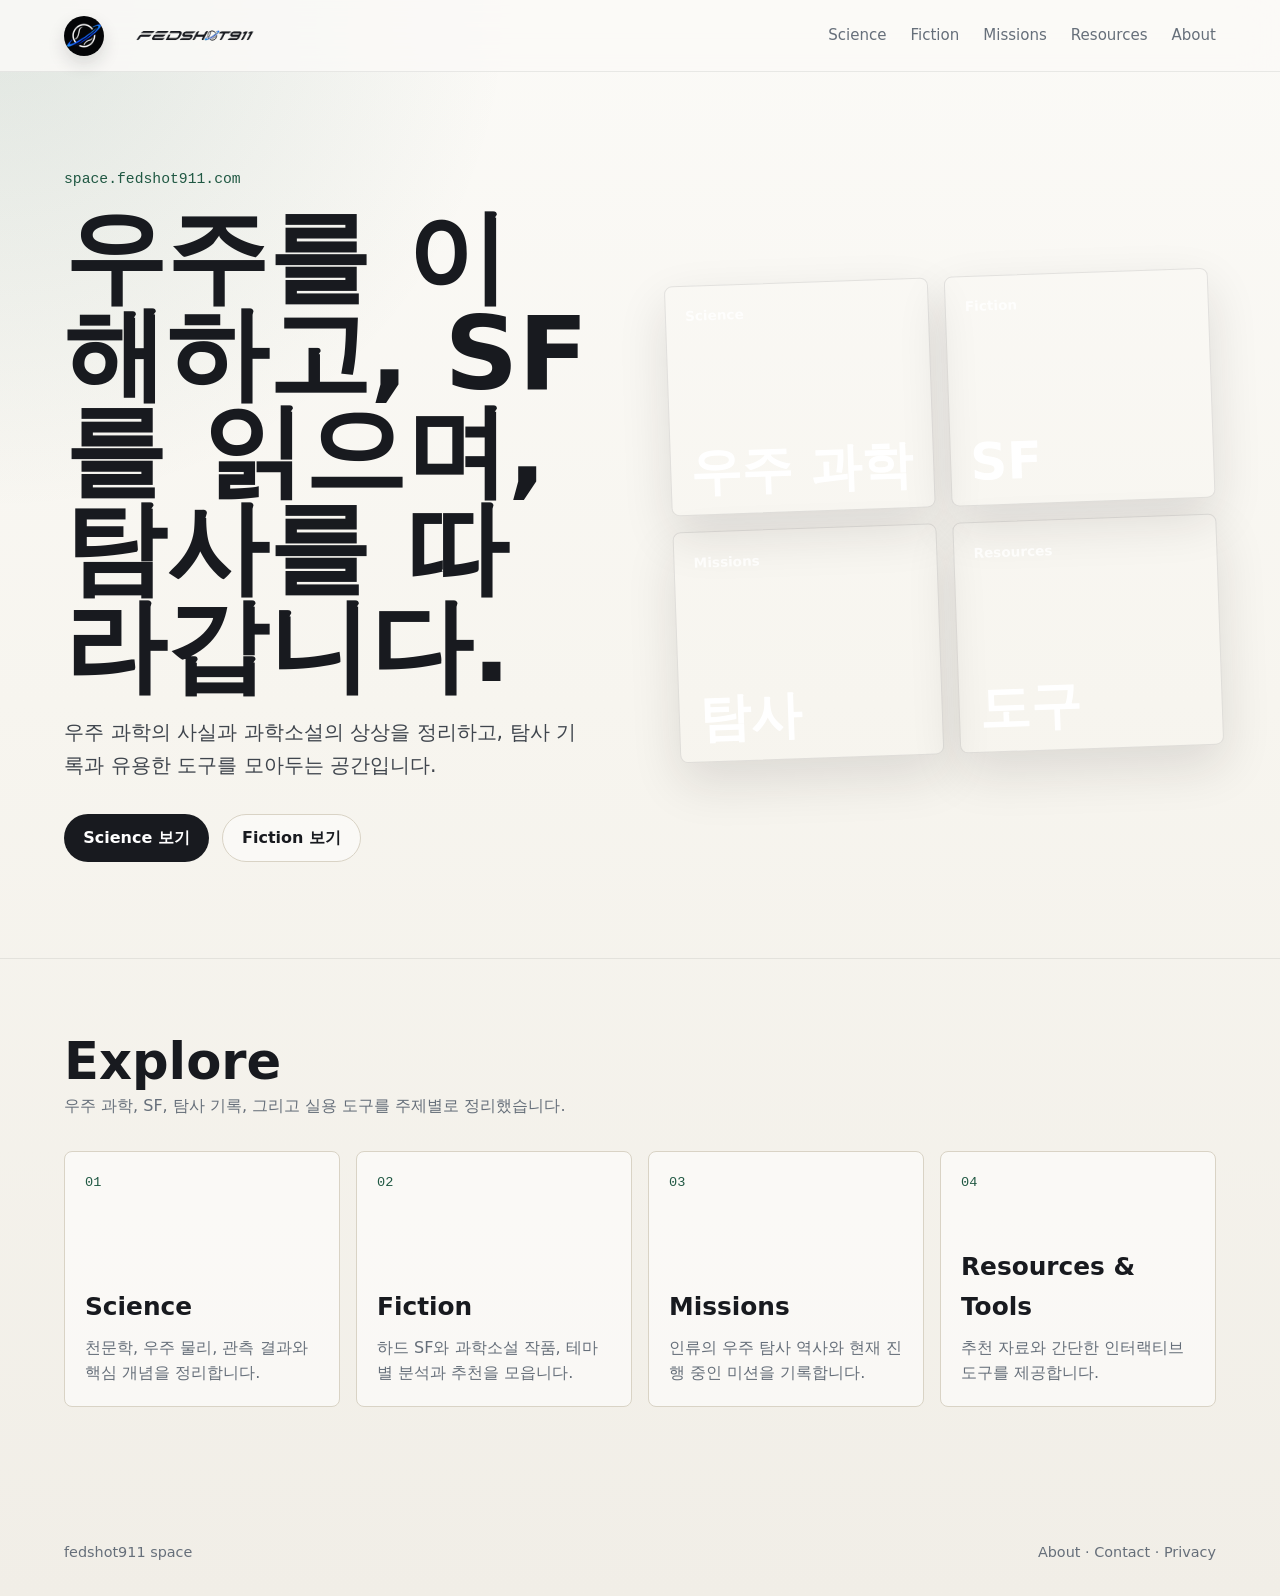
<file: index.html>
<!doctype html>
<html lang="ko">
  <head>
    <meta charset="utf-8">
    <meta name="viewport" content="width=device-width, initial-scale=1">
    <title>fedshot911 space</title>
    <meta name="description" content="우주 과학과 SF를 체계적으로 탐험하고 정리하는 fedshot911 space.">
    <meta property="og:title" content="fedshot911 space">
    <meta property="og:description" content="우주 과학과 SF를 체계적으로 탐험하고 정리하는 fedshot911 space.">
    <meta property="og:type" content="website">
    <meta property="og:url" content="https://space.fedshot911.com/">
    <meta property="og:image" content="https://space.fedshot911.com/assets/share-previews/space-home-og.png">
    <meta name="twitter:card" content="summary_large_image">
    <link rel="icon" type="image/png" sizes="32x32" href="/favicon-32.png">
    <link rel="icon" type="image/png" sizes="16x16" href="/favicon-16.png">
    <link rel="apple-touch-icon" sizes="180x180" href="/assets/app-icons/v2.0.0/fedshot911-apple-touch-icon-180-v2.0.0.png">
    <link rel="manifest" href="/site.webmanifest">
    <meta name="theme-color" content="#0b0d0f">
    <link rel="stylesheet" href="/styles.v1.1.1.css">
  </head>
  <body>
    <header class="site-header">
      <a class="brand" href="./index.html" aria-label="fedshot911 space home">
        <img class="brand-mark" src="/assets/app-icons/v2.0.0/fedshot911-brand-mark-48-v2.0.0.png" alt="" aria-hidden="true">
        <img class="brand-wordmark" src="/assets/app-icons/v2.0.0/fedshot911-wordmark-v2.0.0.png" alt="fedshot911">
      </a>
      <nav class="nav" aria-label="Primary navigation">
        <a href="./science/">Science</a>
        <a href="./fiction/">Fiction</a>
        <a href="./missions/">Missions</a>
        <a href="./resources/">Resources</a>
        <a href="./about/">About</a>
      </nav>
    </header>

    <main>
      <section class="hero home-hero" aria-labelledby="hero-title">
        <div class="hero-copy">
          <p class="domain">space.fedshot911.com</p>
          <h1 id="hero-title">우주를 이해하고, SF를 읽으며, 탐사를 따라갑니다.</h1>
          <p class="hero-text">
            우주 과학의 사실과 과학소설의 상상을 정리하고, 탐사 기록과 유용한 도구를 모아두는 공간입니다.
          </p>
          <div class="hero-actions">
            <a class="button primary" href="./science/">Science 보기</a>
            <a class="button secondary" href="./fiction/">Fiction 보기</a>
          </div>
        </div>
        <div class="mood-panel" aria-label="site mood board">
          <a class="mood-card science" href="./science/">
            <span>Science</span>
            <strong>우주 과학</strong>
          </a>
          <a class="mood-card fiction" href="./fiction/">
            <span>Fiction</span>
            <strong>SF</strong>
          </a>
          <a class="mood-card missions" href="./missions/">
            <span>Missions</span>
            <strong>탐사</strong>
          </a>
          <a class="mood-card tools" href="./resources/">
            <span>Resources</span>
            <strong>도구</strong>
          </a>
        </div>
      </section>

      <section class="section page-links" aria-labelledby="pages-title">
        <div class="section-heading">
          <h2 id="pages-title">Explore</h2>
          <p>우주 과학, SF, 탐사 기록, 그리고 실용 도구를 주제별로 정리했습니다.</p>
        </div>
        <div class="route-grid">
          <a class="route-card" href="./science/">
            <span>01</span>
            <h3>Science</h3>
            <p>천문학, 우주 물리, 관측 결과와 핵심 개념을 정리합니다.</p>
          </a>
          <a class="route-card" href="./fiction/">
            <span>02</span>
            <h3>Fiction</h3>
            <p>하드 SF와 과학소설 작품, 테마별 분석과 추천을 모읍니다.</p>
          </a>
          <a class="route-card" href="./missions/">
            <span>03</span>
            <h3>Missions</h3>
            <p>인류의 우주 탐사 역사와 현재 진행 중인 미션을 기록합니다.</p>
          </a>
          <a class="route-card" href="./resources/">
            <span>04</span>
            <h3>Resources &amp; Tools</h3>
            <p>추천 자료와 간단한 인터랙티브 도구를 제공합니다.</p>
          </a>
        </div>
      </section>
    </main>

    <footer class="site-footer">
      <span>fedshot911 space</span>
      <span>
        <a href="./about/">About</a> ·
        <a href="./contact/">Contact</a> ·
        <a href="./privacy/">Privacy</a>
      </span>
    </footer>
  </body>
</html>
</file>
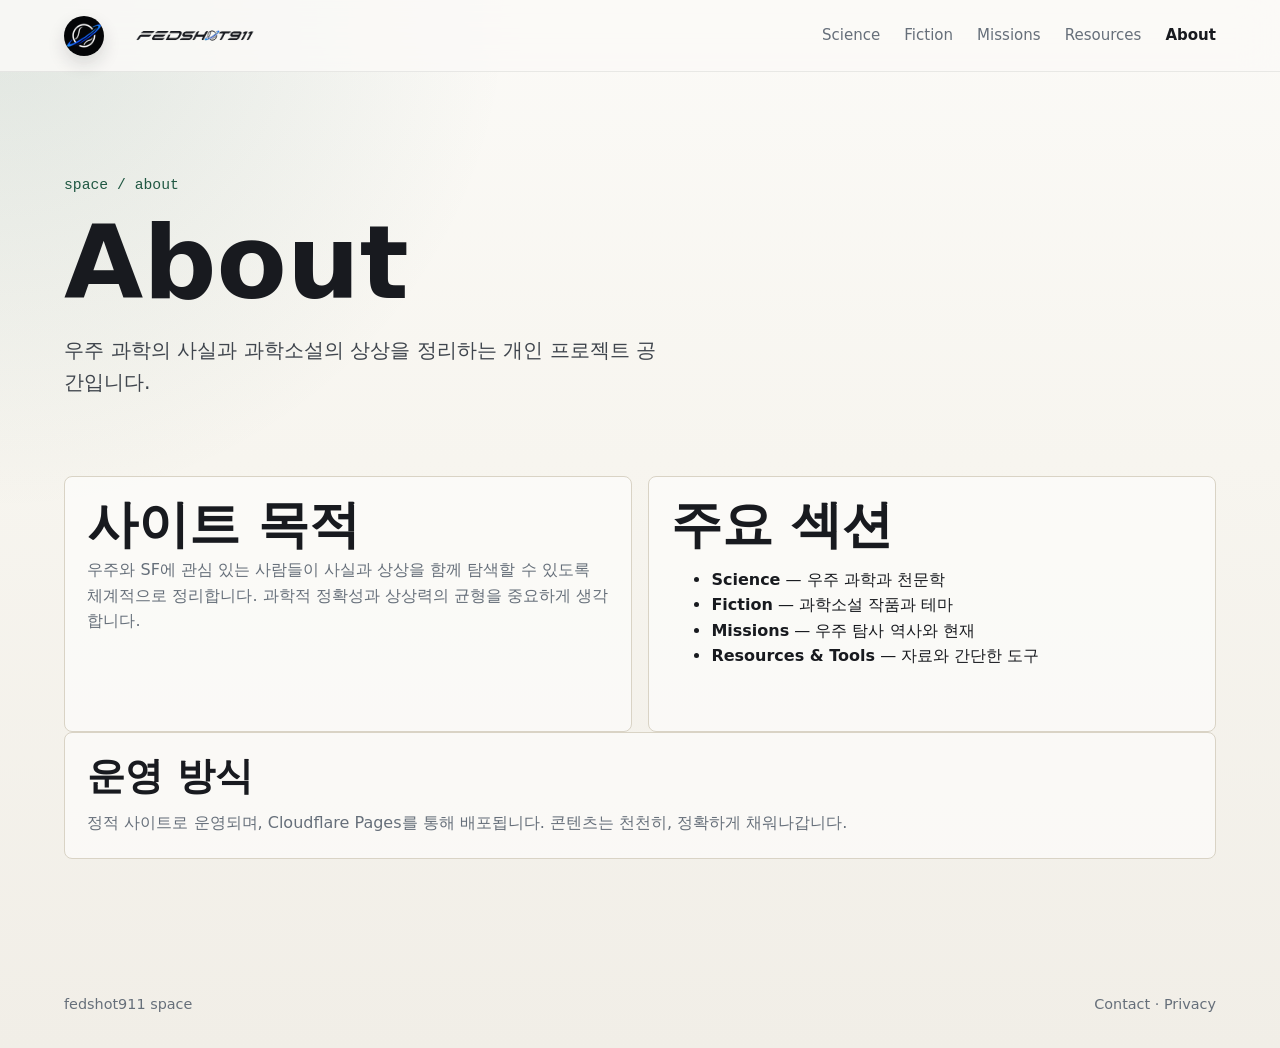
<file: about/index.html>
<!doctype html>
<html lang="ko">
  <head>
    <meta charset="utf-8">
    <meta name="viewport" content="width=device-width, initial-scale=1">
    <title>About - fedshot911 space</title>
    <meta name="description" content="fedshot911 space 소개. 우주 과학과 SF를 다루는 공간.">
    <link rel="icon" type="image/png" sizes="32x32" href="/favicon-32.png">
    <link rel="icon" type="image/png" sizes="16x16" href="/favicon-16.png">
    <link rel="apple-touch-icon" sizes="180x180" href="/assets/app-icons/v2.0.0/fedshot911-apple-touch-icon-180-v2.0.0.png">
    <link rel="manifest" href="/site.webmanifest">
    <meta name="theme-color" content="#0b0d0f">
    <link rel="stylesheet" href="/styles.v1.1.1.css">
  </head>
  <body>
    <header class="site-header">
      <a class="brand" href="../index.html" aria-label="fedshot911 space home">
        <img class="brand-mark" src="/assets/app-icons/v2.0.0/fedshot911-brand-mark-48-v2.0.0.png" alt="" aria-hidden="true">
        <img class="brand-wordmark" src="/assets/app-icons/v2.0.0/fedshot911-wordmark-v2.0.0.png" alt="fedshot911">
      </a>
      <nav class="nav" aria-label="Primary navigation">
        <a href="../science/">Science</a>
        <a href="../fiction/">Fiction</a>
        <a href="../missions/">Missions</a>
        <a href="../resources/">Resources</a>
        <a class="active" href="./">About</a>
      </nav>
    </header>

    <main class="page-shell">
      <section class="page-hero" aria-labelledby="about-title">
        <p class="domain">space / about</p>
        <h1 id="about-title">About</h1>
        <p class="hero-text">
          우주 과학의 사실과 과학소설의 상상을 정리하는 개인 프로젝트 공간입니다.
        </p>
      </section>

      <section class="about-layout" aria-label="About details">
        <article>
          <h2>사이트 목적</h2>
          <p>
            우주와 SF에 관심 있는 사람들이 사실과 상상을 함께 탐색할 수 있도록 
            체계적으로 정리합니다. 과학적 정확성과 상상력의 균형을 중요하게 생각합니다.
          </p>
        </article>

        <article>
          <h2>주요 섹션</h2>
          <ul>
            <li><strong>Science</strong> — 우주 과학과 천문학</li>
            <li><strong>Fiction</strong> — 과학소설 작품과 테마</li>
            <li><strong>Missions</strong> — 우주 탐사 역사와 현재</li>
            <li><strong>Resources &amp; Tools</strong> — 자료와 간단한 도구</li>
          </ul>
        </article>
      </section>

      <section class="content-stack" aria-label="Site notes">
        <article class="content-card">
          <h2>운영 방식</h2>
          <p>
            정적 사이트로 운영되며, Cloudflare Pages를 통해 배포됩니다. 
            콘텐츠는 천천히, 정확하게 채워나갑니다.
          </p>
        </article>
      </section>
    </main>

    <footer class="site-footer">
      <span>fedshot911 space</span>
      <span>
        <a href="../contact/">Contact</a> ·
        <a href="../privacy/">Privacy</a>
      </span>
    </footer>
  </body>
</html>
</file>
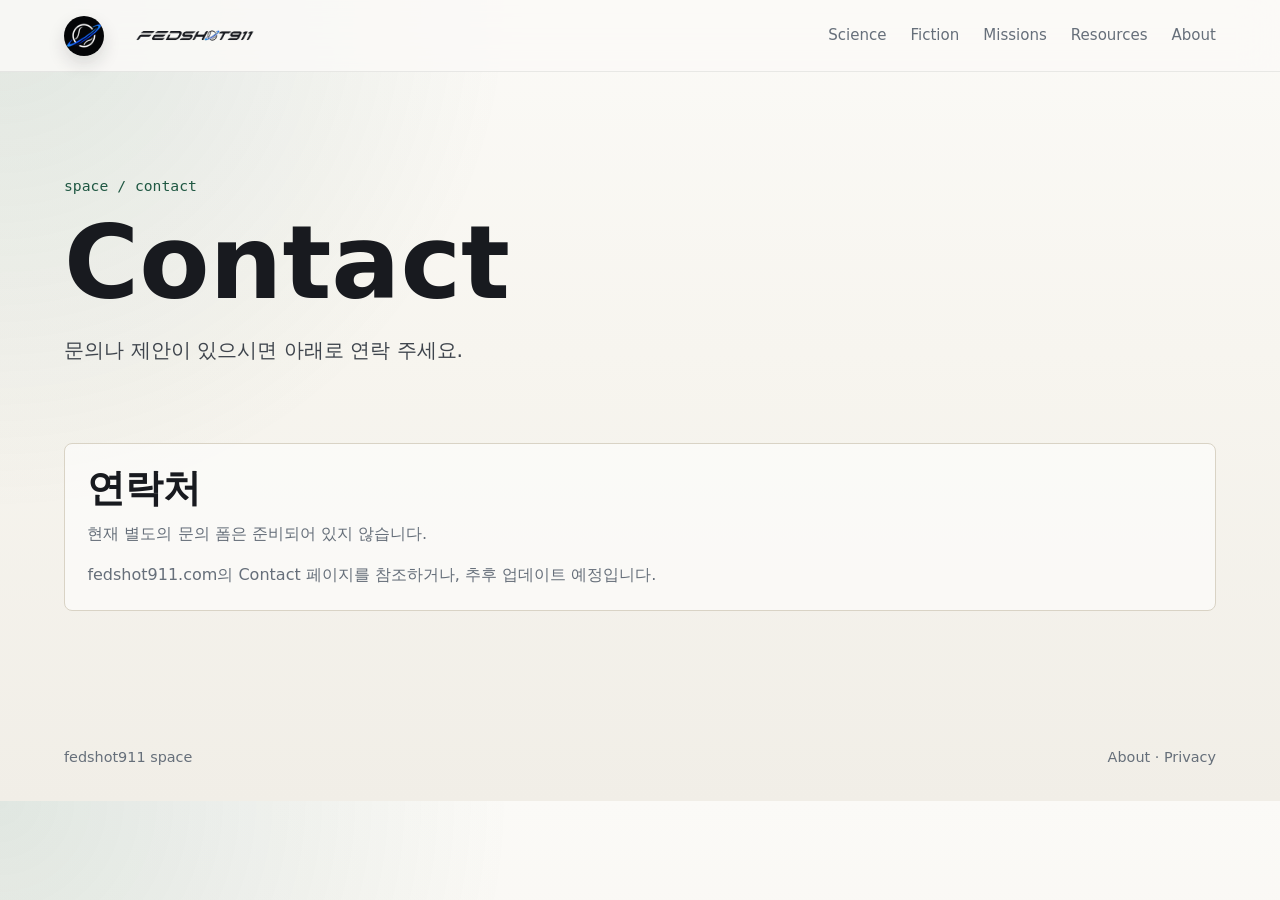
<file: contact/index.html>
<!doctype html>
<html lang="ko">
  <head>
    <meta charset="utf-8">
    <meta name="viewport" content="width=device-width, initial-scale=1">
    <title>Contact - fedshot911 space</title>
    <meta name="description" content="fedshot911 space 문의 및 연락처.">
    <link rel="icon" type="image/png" sizes="32x32" href="/favicon-32.png">
    <link rel="icon" type="image/png" sizes="16x16" href="/favicon-16.png">
    <link rel="apple-touch-icon" sizes="180x180" href="/assets/app-icons/v2.0.0/fedshot911-apple-touch-icon-180-v2.0.0.png">
    <link rel="manifest" href="/site.webmanifest">
    <meta name="theme-color" content="#0b0d0f">
    <link rel="stylesheet" href="/styles.v1.1.1.css">
  </head>
  <body>
    <header class="site-header">
      <a class="brand" href="../index.html" aria-label="fedshot911 space home">
        <img class="brand-mark" src="/assets/app-icons/v2.0.0/fedshot911-brand-mark-48-v2.0.0.png" alt="" aria-hidden="true">
        <img class="brand-wordmark" src="/assets/app-icons/v2.0.0/fedshot911-wordmark-v2.0.0.png" alt="fedshot911">
      </a>
      <nav class="nav" aria-label="Primary navigation">
        <a href="../science/">Science</a>
        <a href="../fiction/">Fiction</a>
        <a href="../missions/">Missions</a>
        <a href="../resources/">Resources</a>
        <a href="../about/">About</a>
      </nav>
    </header>

    <main class="page-shell">
      <section class="page-hero" aria-labelledby="contact-title">
        <p class="domain">space / contact</p>
        <h1 id="contact-title">Contact</h1>
        <p class="hero-text">문의나 제안이 있으시면 아래로 연락 주세요.</p>
      </section>

      <section class="content-stack">
        <article class="content-card">
          <h2>연락처</h2>
          <p>현재 별도의 문의 폼은 준비되어 있지 않습니다.</p>
          <p>fedshot911.com의 Contact 페이지를 참조하거나, 추후 업데이트 예정입니다.</p>
        </article>
      </section>
    </main>

    <footer class="site-footer">
      <span>fedshot911 space</span>
      <span>
        <a href="../about/">About</a> ·
        <a href="../privacy/">Privacy</a>
      </span>
    </footer>
  </body>
</html>
</file>
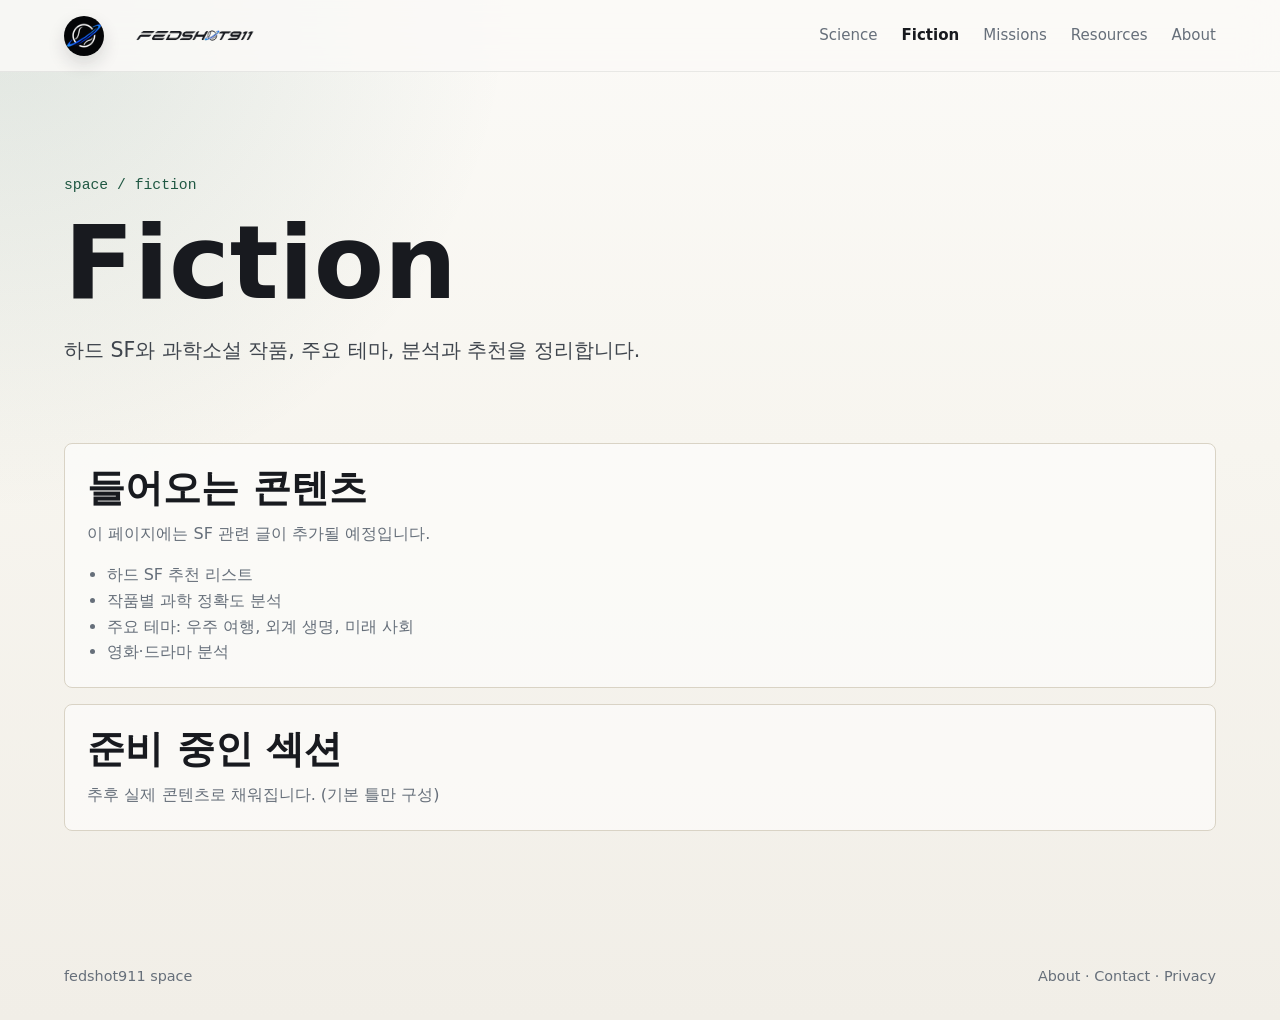
<file: fiction/index.html>
<!doctype html>
<html lang="ko">
  <head>
    <meta charset="utf-8">
    <meta name="viewport" content="width=device-width, initial-scale=1">
    <title>Fiction - fedshot911 space</title>
    <meta name="description" content="과학소설(SF). fedshot911 space의 Fiction 섹션.">
    <link rel="icon" type="image/png" sizes="32x32" href="/favicon-32.png">
    <link rel="icon" type="image/png" sizes="16x16" href="/favicon-16.png">
    <link rel="apple-touch-icon" sizes="180x180" href="/assets/app-icons/v2.0.0/fedshot911-apple-touch-icon-180-v2.0.0.png">
    <link rel="manifest" href="/site.webmanifest">
    <meta name="theme-color" content="#0b0d0f">
    <link rel="stylesheet" href="/styles.v1.1.1.css">
  </head>
  <body>
    <header class="site-header">
      <a class="brand" href="../index.html" aria-label="fedshot911 space home">
        <img class="brand-mark" src="/assets/app-icons/v2.0.0/fedshot911-brand-mark-48-v2.0.0.png" alt="" aria-hidden="true">
        <img class="brand-wordmark" src="/assets/app-icons/v2.0.0/fedshot911-wordmark-v2.0.0.png" alt="fedshot911">
      </a>
      <nav class="nav" aria-label="Primary navigation">
        <a href="../science/">Science</a>
        <a class="active" href="./">Fiction</a>
        <a href="../missions/">Missions</a>
        <a href="../resources/">Resources</a>
        <a href="../about/">About</a>
      </nav>
    </header>

    <main class="page-shell">
      <section class="page-hero" aria-labelledby="fiction-title">
        <p class="domain">space / fiction</p>
        <h1 id="fiction-title">Fiction</h1>
        <p class="hero-text">하드 SF와 과학소설 작품, 주요 테마, 분석과 추천을 정리합니다.</p>
      </section>

      <section class="content-stack" aria-label="Fiction content">
        <article class="content-card">
          <h2>들어오는 콘텐츠</h2>
          <p>이 페이지에는 SF 관련 글이 추가될 예정입니다.</p>
          <ul>
            <li>하드 SF 추천 리스트</li>
            <li>작품별 과학 정확도 분석</li>
            <li>주요 테마: 우주 여행, 외계 생명, 미래 사회</li>
            <li>영화·드라마 분석</li>
          </ul>
        </article>

        <article class="content-card">
          <h2>준비 중인 섹션</h2>
          <p>추후 실제 콘텐츠로 채워집니다. (기본 틀만 구성)</p>
        </article>
      </section>
    </main>

    <footer class="site-footer">
      <span>fedshot911 space</span>
      <span>
        <a href="../about/">About</a> ·
        <a href="../contact/">Contact</a> ·
        <a href="../privacy/">Privacy</a>
      </span>
    </footer>
  </body>
</html>
</file>
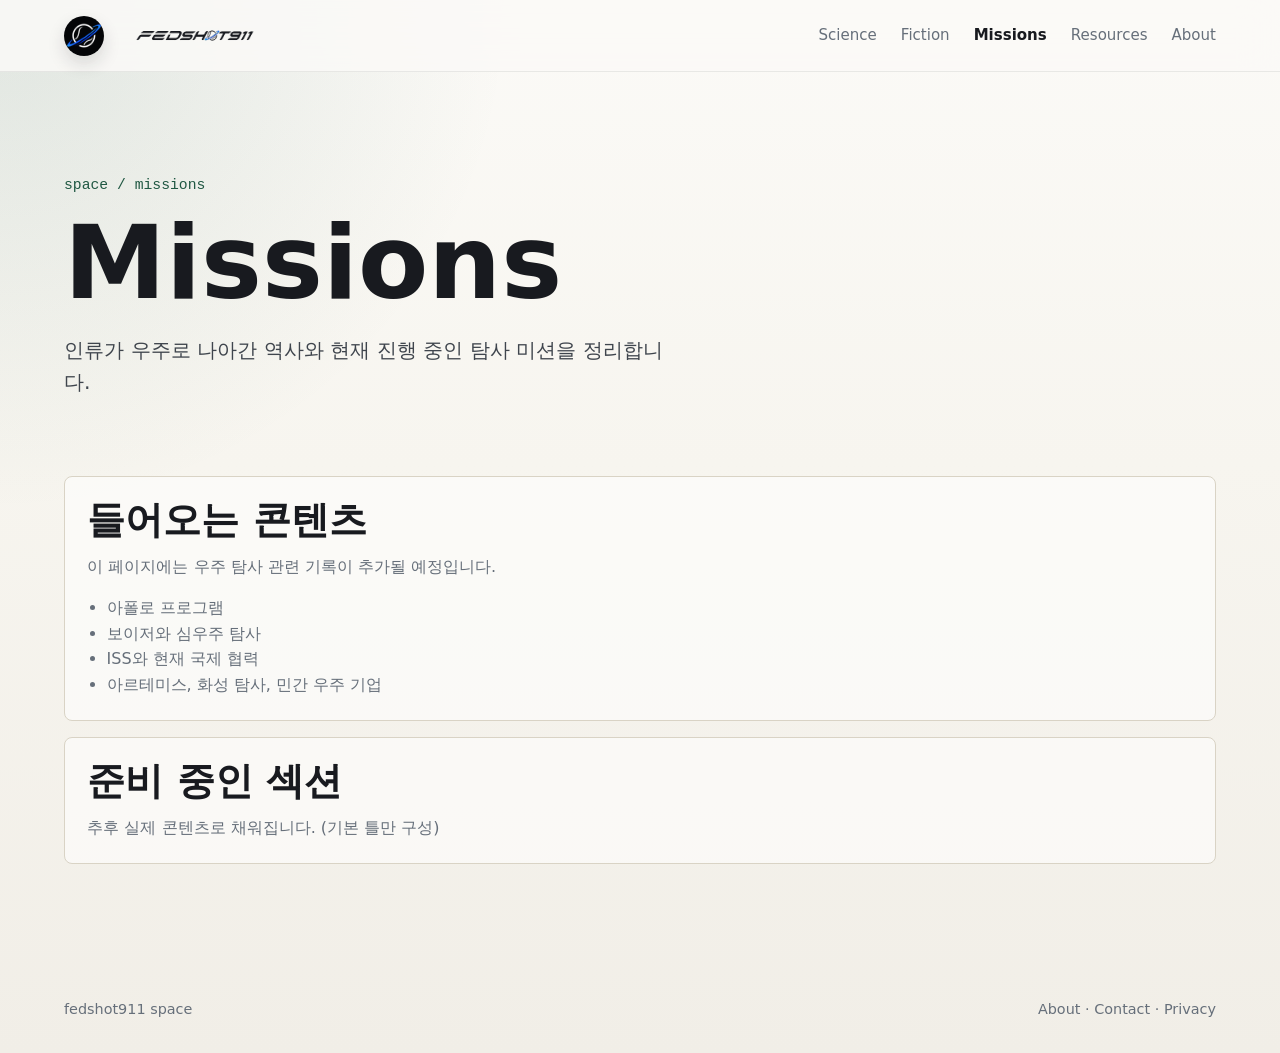
<file: missions/index.html>
<!doctype html>
<html lang="ko">
  <head>
    <meta charset="utf-8">
    <meta name="viewport" content="width=device-width, initial-scale=1">
    <title>Missions - fedshot911 space</title>
    <meta name="description" content="우주 탐사 역사와 현재 미션. fedshot911 space의 Missions 섹션.">
    <link rel="icon" type="image/png" sizes="32x32" href="/favicon-32.png">
    <link rel="icon" type="image/png" sizes="16x16" href="/favicon-16.png">
    <link rel="apple-touch-icon" sizes="180x180" href="/assets/app-icons/v2.0.0/fedshot911-apple-touch-icon-180-v2.0.0.png">
    <link rel="manifest" href="/site.webmanifest">
    <meta name="theme-color" content="#0b0d0f">
    <link rel="stylesheet" href="/styles.v1.1.1.css">
  </head>
  <body>
    <header class="site-header">
      <a class="brand" href="../index.html" aria-label="fedshot911 space home">
        <img class="brand-mark" src="/assets/app-icons/v2.0.0/fedshot911-brand-mark-48-v2.0.0.png" alt="" aria-hidden="true">
        <img class="brand-wordmark" src="/assets/app-icons/v2.0.0/fedshot911-wordmark-v2.0.0.png" alt="fedshot911">
      </a>
      <nav class="nav" aria-label="Primary navigation">
        <a href="../science/">Science</a>
        <a href="../fiction/">Fiction</a>
        <a class="active" href="./">Missions</a>
        <a href="../resources/">Resources</a>
        <a href="../about/">About</a>
      </nav>
    </header>

    <main class="page-shell">
      <section class="page-hero" aria-labelledby="missions-title">
        <p class="domain">space / missions</p>
        <h1 id="missions-title">Missions</h1>
        <p class="hero-text">인류가 우주로 나아간 역사와 현재 진행 중인 탐사 미션을 정리합니다.</p>
      </section>

      <section class="content-stack" aria-label="Missions content">
        <article class="content-card">
          <h2>들어오는 콘텐츠</h2>
          <p>이 페이지에는 우주 탐사 관련 기록이 추가될 예정입니다.</p>
          <ul>
            <li>아폴로 프로그램</li>
            <li>보이저와 심우주 탐사</li>
            <li>ISS와 현재 국제 협력</li>
            <li>아르테미스, 화성 탐사, 민간 우주 기업</li>
          </ul>
        </article>

        <article class="content-card">
          <h2>준비 중인 섹션</h2>
          <p>추후 실제 콘텐츠로 채워집니다. (기본 틀만 구성)</p>
        </article>
      </section>
    </main>

    <footer class="site-footer">
      <span>fedshot911 space</span>
      <span>
        <a href="../about/">About</a> ·
        <a href="../contact/">Contact</a> ·
        <a href="../privacy/">Privacy</a>
      </span>
    </footer>
  </body>
</html>
</file>
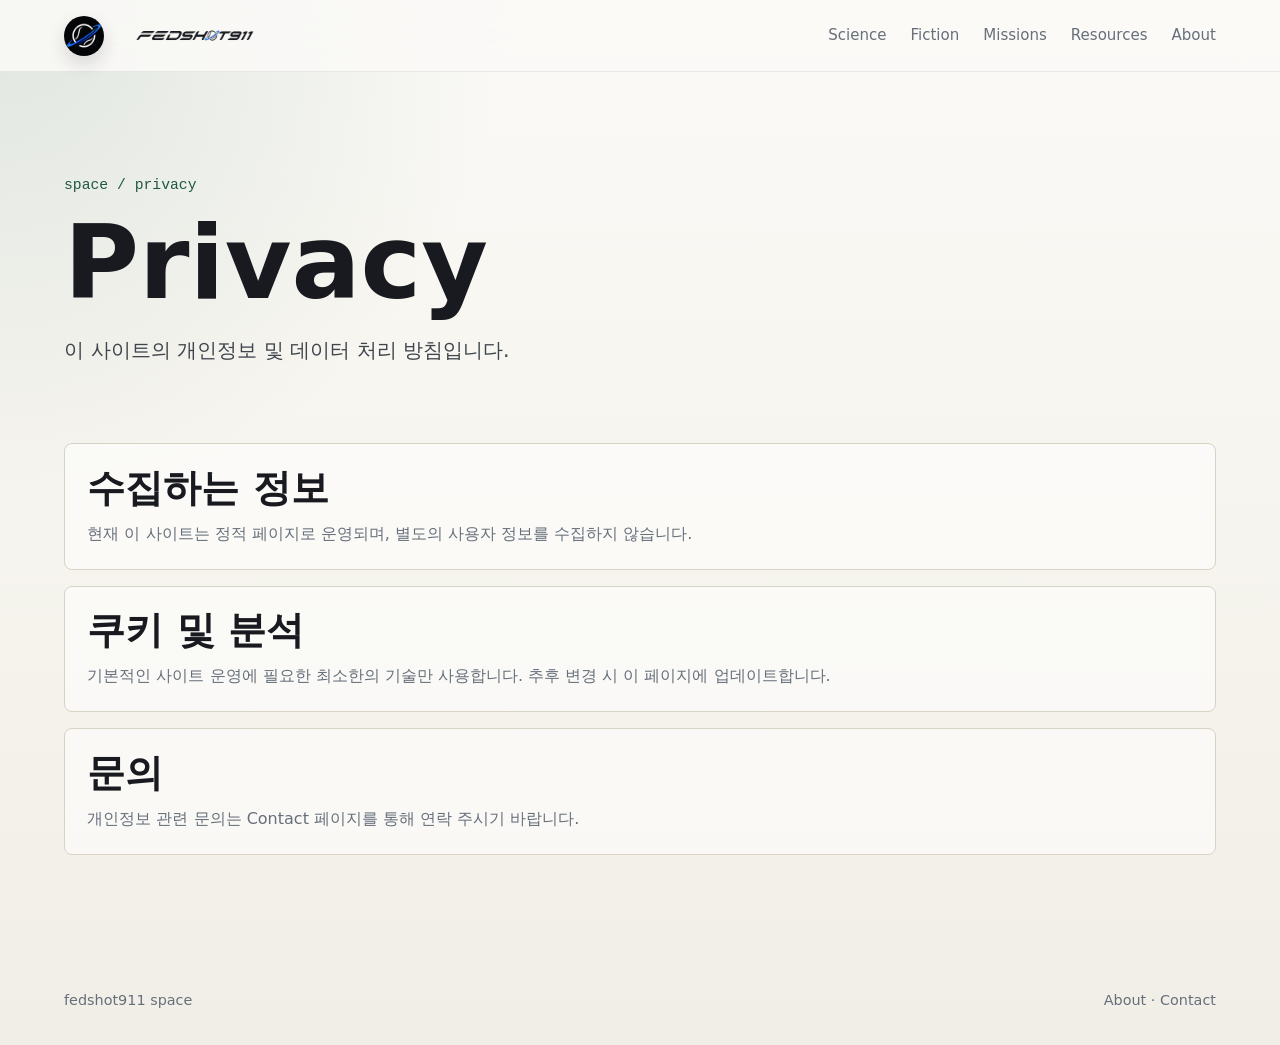
<file: privacy/index.html>
<!doctype html>
<html lang="ko">
  <head>
    <meta charset="utf-8">
    <meta name="viewport" content="width=device-width, initial-scale=1">
    <title>Privacy - fedshot911 space</title>
    <meta name="description" content="fedshot911 space 개인정보 및 데이터 처리 안내.">
    <link rel="icon" type="image/png" sizes="32x32" href="/favicon-32.png">
    <link rel="icon" type="image/png" sizes="16x16" href="/favicon-16.png">
    <link rel="apple-touch-icon" sizes="180x180" href="/assets/app-icons/v2.0.0/fedshot911-apple-touch-icon-180-v2.0.0.png">
    <link rel="manifest" href="/site.webmanifest">
    <meta name="theme-color" content="#0b0d0f">
    <link rel="stylesheet" href="/styles.v1.1.1.css">
  </head>
  <body>
    <header class="site-header">
      <a class="brand" href="../index.html" aria-label="fedshot911 space home">
        <img class="brand-mark" src="/assets/app-icons/v2.0.0/fedshot911-brand-mark-48-v2.0.0.png" alt="" aria-hidden="true">
        <img class="brand-wordmark" src="/assets/app-icons/v2.0.0/fedshot911-wordmark-v2.0.0.png" alt="fedshot911">
      </a>
      <nav class="nav" aria-label="Primary navigation">
        <a href="../science/">Science</a>
        <a href="../fiction/">Fiction</a>
        <a href="../missions/">Missions</a>
        <a href="../resources/">Resources</a>
        <a href="../about/">About</a>
      </nav>
    </header>

    <main class="page-shell">
      <section class="page-hero" aria-labelledby="privacy-title">
        <p class="domain">space / privacy</p>
        <h1 id="privacy-title">Privacy</h1>
        <p class="hero-text">이 사이트의 개인정보 및 데이터 처리 방침입니다.</p>
      </section>

      <section class="content-stack">
        <article class="content-card">
          <h2>수집하는 정보</h2>
          <p>현재 이 사이트는 정적 페이지로 운영되며, 별도의 사용자 정보를 수집하지 않습니다.</p>
        </article>

        <article class="content-card">
          <h2>쿠키 및 분석</h2>
          <p>기본적인 사이트 운영에 필요한 최소한의 기술만 사용합니다. 추후 변경 시 이 페이지에 업데이트합니다.</p>
        </article>

        <article class="content-card">
          <h2>문의</h2>
          <p>개인정보 관련 문의는 Contact 페이지를 통해 연락 주시기 바랍니다.</p>
        </article>
      </section>
    </main>

    <footer class="site-footer">
      <span>fedshot911 space</span>
      <span>
        <a href="../about/">About</a> ·
        <a href="../contact/">Contact</a>
      </span>
    </footer>
  </body>
</html>
</file>
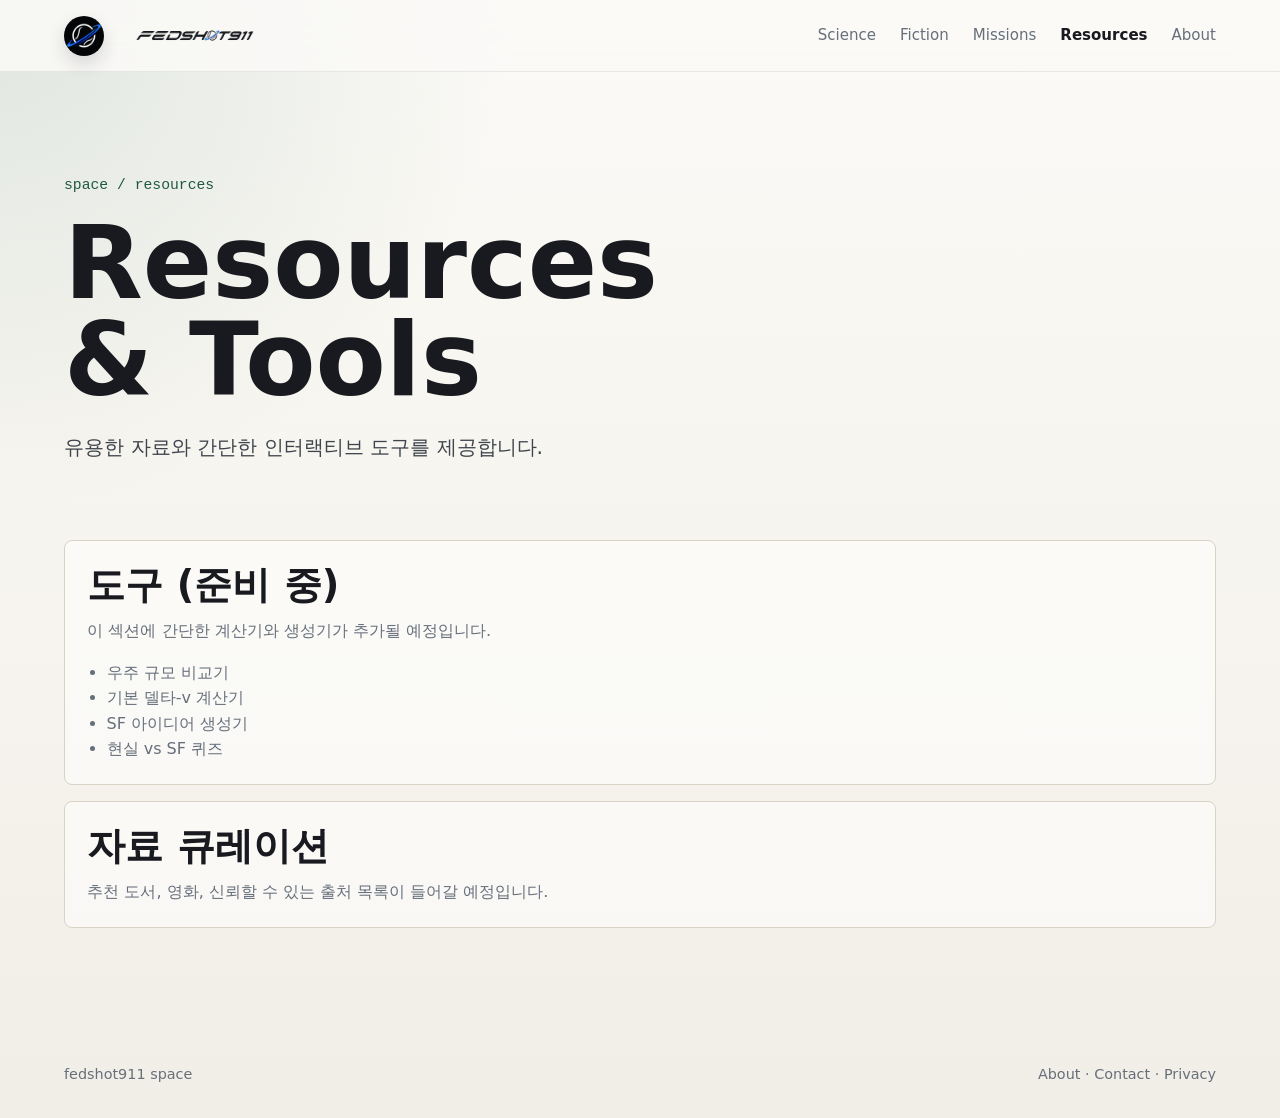
<file: resources/index.html>
<!doctype html>
<html lang="ko">
  <head>
    <meta charset="utf-8">
    <meta name="viewport" content="width=device-width, initial-scale=1">
    <title>Resources - fedshot911 space</title>
    <meta name="description" content="자료실과 도구. fedshot911 space의 Resources 섹션.">
    <link rel="icon" type="image/png" sizes="32x32" href="/favicon-32.png">
    <link rel="icon" type="image/png" sizes="16x16" href="/favicon-16.png">
    <link rel="apple-touch-icon" sizes="180x180" href="/assets/app-icons/v2.0.0/fedshot911-apple-touch-icon-180-v2.0.0.png">
    <link rel="manifest" href="/site.webmanifest">
    <meta name="theme-color" content="#0b0d0f">
    <link rel="stylesheet" href="/styles.v1.1.1.css">
  </head>
  <body>
    <header class="site-header">
      <a class="brand" href="../index.html" aria-label="fedshot911 space home">
        <img class="brand-mark" src="/assets/app-icons/v2.0.0/fedshot911-brand-mark-48-v2.0.0.png" alt="" aria-hidden="true">
        <img class="brand-wordmark" src="/assets/app-icons/v2.0.0/fedshot911-wordmark-v2.0.0.png" alt="fedshot911">
      </a>
      <nav class="nav" aria-label="Primary navigation">
        <a href="../science/">Science</a>
        <a href="../fiction/">Fiction</a>
        <a href="../missions/">Missions</a>
        <a class="active" href="./">Resources</a>
        <a href="../about/">About</a>
      </nav>
    </header>

    <main class="page-shell">
      <section class="page-hero" aria-labelledby="resources-title">
        <p class="domain">space / resources</p>
        <h1 id="resources-title">Resources &amp; Tools</h1>
        <p class="hero-text">유용한 자료와 간단한 인터랙티브 도구를 제공합니다.</p>
      </section>

      <section class="content-stack" aria-label="Resources content">
        <article class="content-card">
          <h2>도구 (준비 중)</h2>
          <p>이 섹션에 간단한 계산기와 생성기가 추가될 예정입니다.</p>
          <ul>
            <li>우주 규모 비교기</li>
            <li>기본 델타-v 계산기</li>
            <li>SF 아이디어 생성기</li>
            <li>현실 vs SF 퀴즈</li>
          </ul>
        </article>

        <article class="content-card">
          <h2>자료 큐레이션</h2>
          <p>추천 도서, 영화, 신뢰할 수 있는 출처 목록이 들어갈 예정입니다.</p>
        </article>
      </section>
    </main>

    <footer class="site-footer">
      <span>fedshot911 space</span>
      <span>
        <a href="../about/">About</a> ·
        <a href="../contact/">Contact</a> ·
        <a href="../privacy/">Privacy</a>
      </span>
    </footer>
  </body>
</html>
</file>
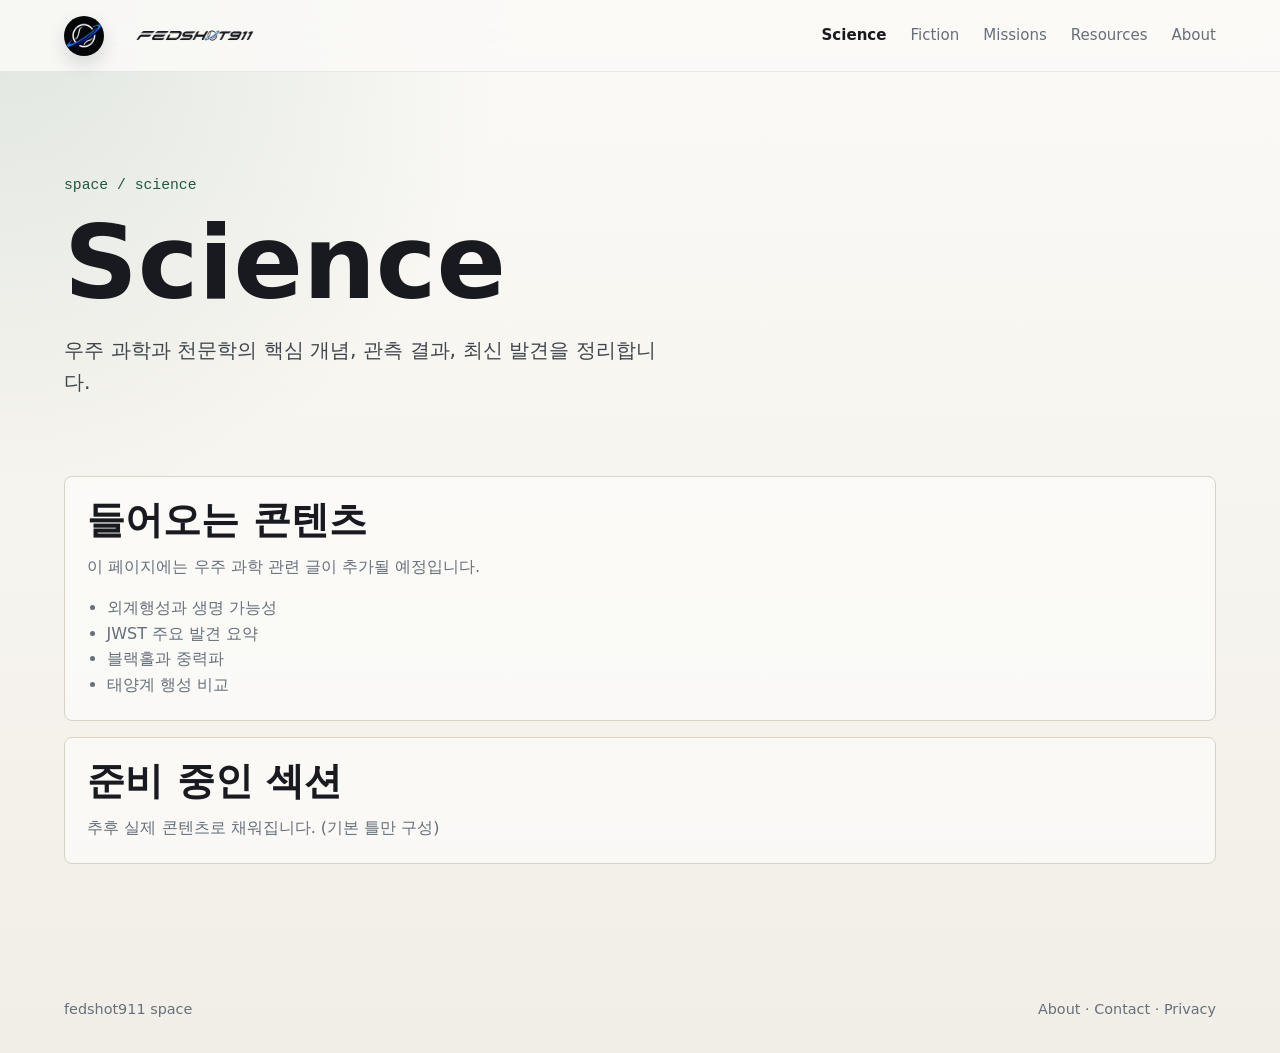
<file: science/index.html>
<!doctype html>
<html lang="ko">
  <head>
    <meta charset="utf-8">
    <meta name="viewport" content="width=device-width, initial-scale=1">
    <title>Science - fedshot911 space</title>
    <meta name="description" content="우주 과학과 천문학. fedshot911 space의 Science 섹션.">
    <link rel="icon" type="image/png" sizes="32x32" href="/favicon-32.png">
    <link rel="icon" type="image/png" sizes="16x16" href="/favicon-16.png">
    <link rel="apple-touch-icon" sizes="180x180" href="/assets/app-icons/v2.0.0/fedshot911-apple-touch-icon-180-v2.0.0.png">
    <link rel="manifest" href="/site.webmanifest">
    <meta name="theme-color" content="#0b0d0f">
    <link rel="stylesheet" href="/styles.v1.1.1.css">
  </head>
  <body>
    <header class="site-header">
      <a class="brand" href="../index.html" aria-label="fedshot911 space home">
        <img class="brand-mark" src="/assets/app-icons/v2.0.0/fedshot911-brand-mark-48-v2.0.0.png" alt="" aria-hidden="true">
        <img class="brand-wordmark" src="/assets/app-icons/v2.0.0/fedshot911-wordmark-v2.0.0.png" alt="fedshot911">
      </a>
      <nav class="nav" aria-label="Primary navigation">
        <a class="active" href="./">Science</a>
        <a href="../fiction/">Fiction</a>
        <a href="../missions/">Missions</a>
        <a href="../resources/">Resources</a>
        <a href="../about/">About</a>
      </nav>
    </header>

    <main class="page-shell">
      <section class="page-hero" aria-labelledby="science-title">
        <p class="domain">space / science</p>
        <h1 id="science-title">Science</h1>
        <p class="hero-text">우주 과학과 천문학의 핵심 개념, 관측 결과, 최신 발견을 정리합니다.</p>
      </section>

      <section class="content-stack" aria-label="Science content">
        <article class="content-card">
          <h2>들어오는 콘텐츠</h2>
          <p>이 페이지에는 우주 과학 관련 글이 추가될 예정입니다.</p>
          <ul>
            <li>외계행성과 생명 가능성</li>
            <li>JWST 주요 발견 요약</li>
            <li>블랙홀과 중력파</li>
            <li>태양계 행성 비교</li>
          </ul>
        </article>

        <article class="content-card">
          <h2>준비 중인 섹션</h2>
          <p>추후 실제 콘텐츠로 채워집니다. (기본 틀만 구성)</p>
        </article>
      </section>
    </main>

    <footer class="site-footer">
      <span>fedshot911 space</span>
      <span>
        <a href="../about/">About</a> ·
        <a href="../contact/">Contact</a> ·
        <a href="../privacy/">Privacy</a>
      </span>
    </footer>
  </body>
</html>
</file>
<file: styles.v1.1.1.css>
:root {
  color-scheme: light;
  --bg: #f7f5ef;
  --ink: #181a1f;
  --muted: #666f7a;
  --line: #d9d3c5;
  --surface: #ffffff;
  --surface-2: #ede8dc;
  --green: #205843;
  --red: #a23b2a;
  --blue: #263f73;
  --gold: #a98037;
  --shadow: 0 20px 50px rgba(31, 28, 22, 0.12);
}

* {
  box-sizing: border-box;
}

html {
  scroll-behavior: smooth;
}

body {
  margin: 0;
  background:
    radial-gradient(circle at top left, rgba(32, 88, 67, 0.12), transparent 32rem),
    linear-gradient(180deg, #fbfaf7 0%, var(--bg) 44%, #f1eee7 100%);
  color: var(--ink);
  font-family: ui-sans-serif, system-ui, -apple-system, BlinkMacSystemFont, "Segoe UI", sans-serif;
  line-height: 1.6;
}

a {
  color: inherit;
}

.site-header {
  position: sticky;
  top: 0;
  z-index: 10;
  display: flex;
  align-items: center;
  justify-content: space-between;
  gap: 1rem;
  min-height: 72px;
  padding: 0 5vw;
  border-bottom: 1px solid rgba(24, 26, 31, 0.08);
  background: rgba(251, 250, 247, 0.86);
  backdrop-filter: blur(18px);
}

.service-header {
  position: sticky;
  top: 0;
  z-index: 10;
  display: flex;
  align-items: center;
  justify-content: space-between;
  gap: 1rem;
  min-height: 72px;
  padding: 0 5vw;
  border-bottom: 1px solid rgba(24, 26, 31, 0.08);
  background: rgba(251, 250, 247, 0.88);
  backdrop-filter: blur(18px);
}

.service-label {
  color: var(--green);
  font-family: ui-monospace, SFMono-Regular, Menlo, Consolas, monospace;
  font-size: 0.78rem;
  font-weight: 850;
  letter-spacing: 0;
  text-transform: uppercase;
}

.brand {
  display: inline-flex;
  align-items: center;
  gap: 0.28rem;
  text-decoration: none;
  font-weight: 750;
}

.brand-mark {
  width: 40px;
  height: 40px;
  border-radius: 50%;
  object-fit: cover;
  box-shadow: 0 8px 18px rgba(24, 26, 31, 0.14);
  flex: 0 0 auto;
}

.brand-wordmark {
  display: block;
  width: clamp(136px, 16vw, 184px);
  height: auto;
  flex: 0 0 auto;
  margin-left: -0.35rem;
}

.nav {
  display: flex;
  align-items: center;
  gap: clamp(0.75rem, 2vw, 1.5rem);
  color: var(--muted);
  font-size: 0.94rem;
}

.nav a {
  text-decoration: none;
}

.nav a.active {
  color: var(--ink);
  font-weight: 800;
}

.site-footer a {
  color: inherit;
  text-decoration: none;
}

.site-footer a:hover,
.site-footer a:focus-visible {
  color: var(--ink);
}

.private-link {
  color: var(--ink);
  font-weight: 700;
}

.hero {
  display: grid;
  grid-template-columns: minmax(0, 1fr) minmax(20rem, 34rem);
  align-items: center;
  gap: clamp(2rem, 6vw, 5rem);
  min-height: calc(100vh - 72px);
  padding: clamp(3rem, 8vw, 6rem) 5vw;
}

.domain {
  margin: 0 0 1rem;
  color: var(--green);
  font-family: ui-monospace, SFMono-Regular, Menlo, Consolas, monospace;
  font-size: 0.92rem;
}

h1,
h2,
h3,
p {
  margin-top: 0;
}

h1 {
  max-width: 12ch;
  margin-bottom: 1.4rem;
  font-size: clamp(3.2rem, 8vw, 7.4rem);
  line-height: 0.95;
  letter-spacing: 0;
}

.hero-text {
  max-width: 38rem;
  color: #3f454d;
  font-size: clamp(1.05rem, 2vw, 1.28rem);
}

.hero-actions {
  display: flex;
  flex-wrap: wrap;
  gap: 0.8rem;
  margin-top: 2rem;
}

.button {
  display: inline-flex;
  align-items: center;
  justify-content: center;
  min-height: 48px;
  padding: 0 1.2rem;
  border-radius: 999px;
  text-decoration: none;
  font-weight: 750;
}

.primary {
  background: var(--ink);
  color: #fff;
}

.secondary {
  border: 1px solid var(--line);
  background: rgba(255, 255, 255, 0.5);
}

.mood-panel {
  display: grid;
  grid-template-columns: repeat(2, minmax(0, 1fr));
  gap: 1rem;
  transform: rotate(-2deg);
}

.mood-card {
  display: flex;
  flex-direction: column;
  justify-content: space-between;
  min-height: clamp(9rem, 18vw, 15rem);
  padding: 1.2rem;
  border: 1px solid rgba(24, 26, 31, 0.1);
  border-radius: 8px;
  box-shadow: var(--shadow);
  text-decoration: none;
}

.mood-card span {
  color: rgba(255, 255, 255, 0.78);
  font-size: 0.85rem;
  font-weight: 700;
}

.mood-card strong {
  color: #fff;
  font-size: clamp(1.7rem, 4vw, 3.2rem);
  line-height: 0.95;
}

.tennis {
  background: linear-gradient(135deg, #1f5a43, #78a35d);
}

.speed {
  background: linear-gradient(135deg, #16181d, #9b3028);
}

.quiet {
  background: linear-gradient(135deg, #263f73, #8796b7);
}

.future {
  background: linear-gradient(135deg, #342c4f, #a98037);
}

.section {
  padding: clamp(4rem, 8vw, 7rem) 5vw;
  border-top: 1px solid rgba(24, 26, 31, 0.08);
}

.section-heading {
  max-width: 42rem;
  margin-bottom: 2rem;
}

h2 {
  margin-bottom: 0.4rem;
  font-size: clamp(2rem, 4vw, 4rem);
  line-height: 1;
}

.section-heading p,
.about-section p,
.private-note p {
  color: var(--muted);
}

.entry-list {
  display: grid;
  gap: 1rem;
}

.entry {
  display: grid;
  grid-template-columns: 9rem minmax(0, 1fr);
  gap: 1.25rem;
  padding: 1.4rem 0;
  border-top: 1px solid var(--line);
}

.entry time {
  color: var(--green);
  font-family: ui-monospace, SFMono-Regular, Menlo, Consolas, monospace;
  font-size: 0.9rem;
}

.entry h3 {
  margin-bottom: 0.3rem;
}

.entry p {
  margin-bottom: 0;
  color: var(--muted);
}

.page-shell {
  width: min(74rem, 90vw);
  margin: 0 auto;
  padding: clamp(4rem, 8vw, 7rem) 0;
}

.page-hero {
  max-width: 54rem;
  margin-bottom: clamp(3rem, 6vw, 5rem);
}

.page-hero h1 {
  max-width: 10ch;
}

.page-links {
  padding-top: clamp(3rem, 6vw, 5rem);
}

.route-grid {
  display: grid;
  grid-template-columns: repeat(auto-fit, minmax(13rem, 1fr));
  gap: 1rem;
}

.route-card {
  display: flex;
  flex-direction: column;
  min-height: 16rem;
  padding: 1.25rem;
  border: 1px solid var(--line);
  border-radius: 8px;
  background: rgba(255, 255, 255, 0.58);
  text-decoration: none;
}

.route-card span {
  color: var(--green);
  font-family: ui-monospace, SFMono-Regular, Menlo, Consolas, monospace;
  font-size: 0.85rem;
}

.route-card h3 {
  margin: auto 0 0.5rem;
  font-size: 1.55rem;
}

.route-card p {
  margin-bottom: 0;
  color: var(--muted);
}

.private-route {
  background: #181a1f;
  color: #fff;
}

.private-route span,
.private-route p {
  color: rgba(255, 255, 255, 0.72);
}

.split-section {
  display: grid;
  grid-template-columns: minmax(12rem, 0.75fr) minmax(0, 1.25fr);
  gap: clamp(2rem, 5vw, 5rem);
}

.sticky-heading {
  position: sticky;
  top: 104px;
  align-self: start;
}

.likes-grid {
  display: grid;
  grid-template-columns: repeat(2, minmax(0, 1fr));
  gap: 1rem;
}

.likes-grid article,
.private-note {
  min-height: 13rem;
  padding: 1.25rem;
  border: 1px solid var(--line);
  border-radius: 8px;
  background: rgba(255, 255, 255, 0.58);
}

.likes-grid span {
  color: var(--gold);
  font-family: ui-monospace, SFMono-Regular, Menlo, Consolas, monospace;
  font-size: 0.85rem;
}

.likes-grid h3 {
  margin: 1.4rem 0 0.5rem;
  font-size: 1.45rem;
}

.likes-grid h2 {
  margin: 1.4rem 0 0.5rem;
  font-size: 1.7rem;
}

.likes-grid p {
  color: var(--muted);
}

.page-grid {
  margin-bottom: 2rem;
}

.content-stack {
  display: grid;
  gap: 1rem;
}

.content-card {
  padding: 1.4rem;
  border: 1px solid var(--line);
  border-radius: 8px;
  background: rgba(255, 255, 255, 0.58);
}

.content-card h2 {
  margin-bottom: 0.8rem;
  font-size: clamp(1.7rem, 3vw, 2.6rem);
  line-height: 1.08;
}

.content-card h3 {
  margin: 1.2rem 0 0.35rem;
  font-size: 1.1rem;
}

.content-card p,
.content-card li {
  color: var(--muted);
}

.content-card p:last-child,
.content-card ul:last-child {
  margin-bottom: 0;
}

.content-card ul {
  padding-left: 1.2rem;
}

.about-section {
  display: grid;
  grid-template-columns: minmax(0, 1fr) minmax(18rem, 28rem);
  gap: 2rem;
  align-items: start;
}

.about-section > div p {
  max-width: 48rem;
  font-size: 1.2rem;
}

.private-note code {
  font-size: 0.94em;
}

.private-note a {
  font-weight: 750;
}

.about-layout {
  display: grid;
  grid-template-columns: repeat(2, minmax(0, 1fr));
  gap: 1rem;
}

.about-layout article {
  min-height: 16rem;
  padding: 1.4rem;
  border: 1px solid var(--line);
  border-radius: 8px;
  background: rgba(255, 255, 255, 0.58);
}

.about-layout p {
  color: var(--muted);
}

.site-footer {
  display: flex;
  justify-content: space-between;
  gap: 1rem;
  padding: 2rem 5vw;
  color: var(--muted);
  font-size: 0.9rem;
}

.private-page {
  min-height: 100vh;
}

.private-shell {
  width: min(64rem, 90vw);
  margin: 0 auto;
  padding: clamp(4rem, 8vw, 7rem) 0;
}

.private-shell h1 {
  max-width: 14ch;
}

.private-grid {
  display: grid;
  grid-template-columns: repeat(2, minmax(0, 1fr));
  gap: 1rem;
  margin-top: 2rem;
}

.private-card {
  padding: 1.4rem;
  border: 1px solid var(--line);
  border-radius: 8px;
  background: var(--surface);
  text-decoration: none;
}

.private-card span {
  color: var(--green);
  font-family: ui-monospace, SFMono-Regular, Menlo, Consolas, monospace;
  font-size: 0.86rem;
}

.private-card h2 {
  margin-top: 1.4rem;
  font-size: 2rem;
}

.draft-box {
  margin-top: 2rem;
  padding: 1.2rem;
  border: 1px dashed var(--green);
  border-radius: 8px;
  background: rgba(32, 88, 67, 0.08);
}

@media (max-width: 860px) {
  .site-header,
  .service-header,
  .site-footer {
    align-items: flex-start;
    flex-direction: column;
    justify-content: center;
    padding-top: 1rem;
    padding-bottom: 1rem;
  }

  .nav {
    flex-wrap: wrap;
  }

  .hero,
  .split-section,
  .about-section,
  .route-grid,
  .about-layout {
    grid-template-columns: 1fr;
  }

  .hero {
    min-height: auto;
  }

  .mood-panel {
    transform: none;
  }

  .sticky-heading {
    position: static;
  }
}

@media (max-width: 620px) {
  h1 {
    font-size: clamp(3rem, 18vw, 4.8rem);
  }

  .mood-panel,
  .likes-grid,
  .private-grid {
    grid-template-columns: 1fr;
  }

  .entry {
    grid-template-columns: 1fr;
  }
}
</file>
